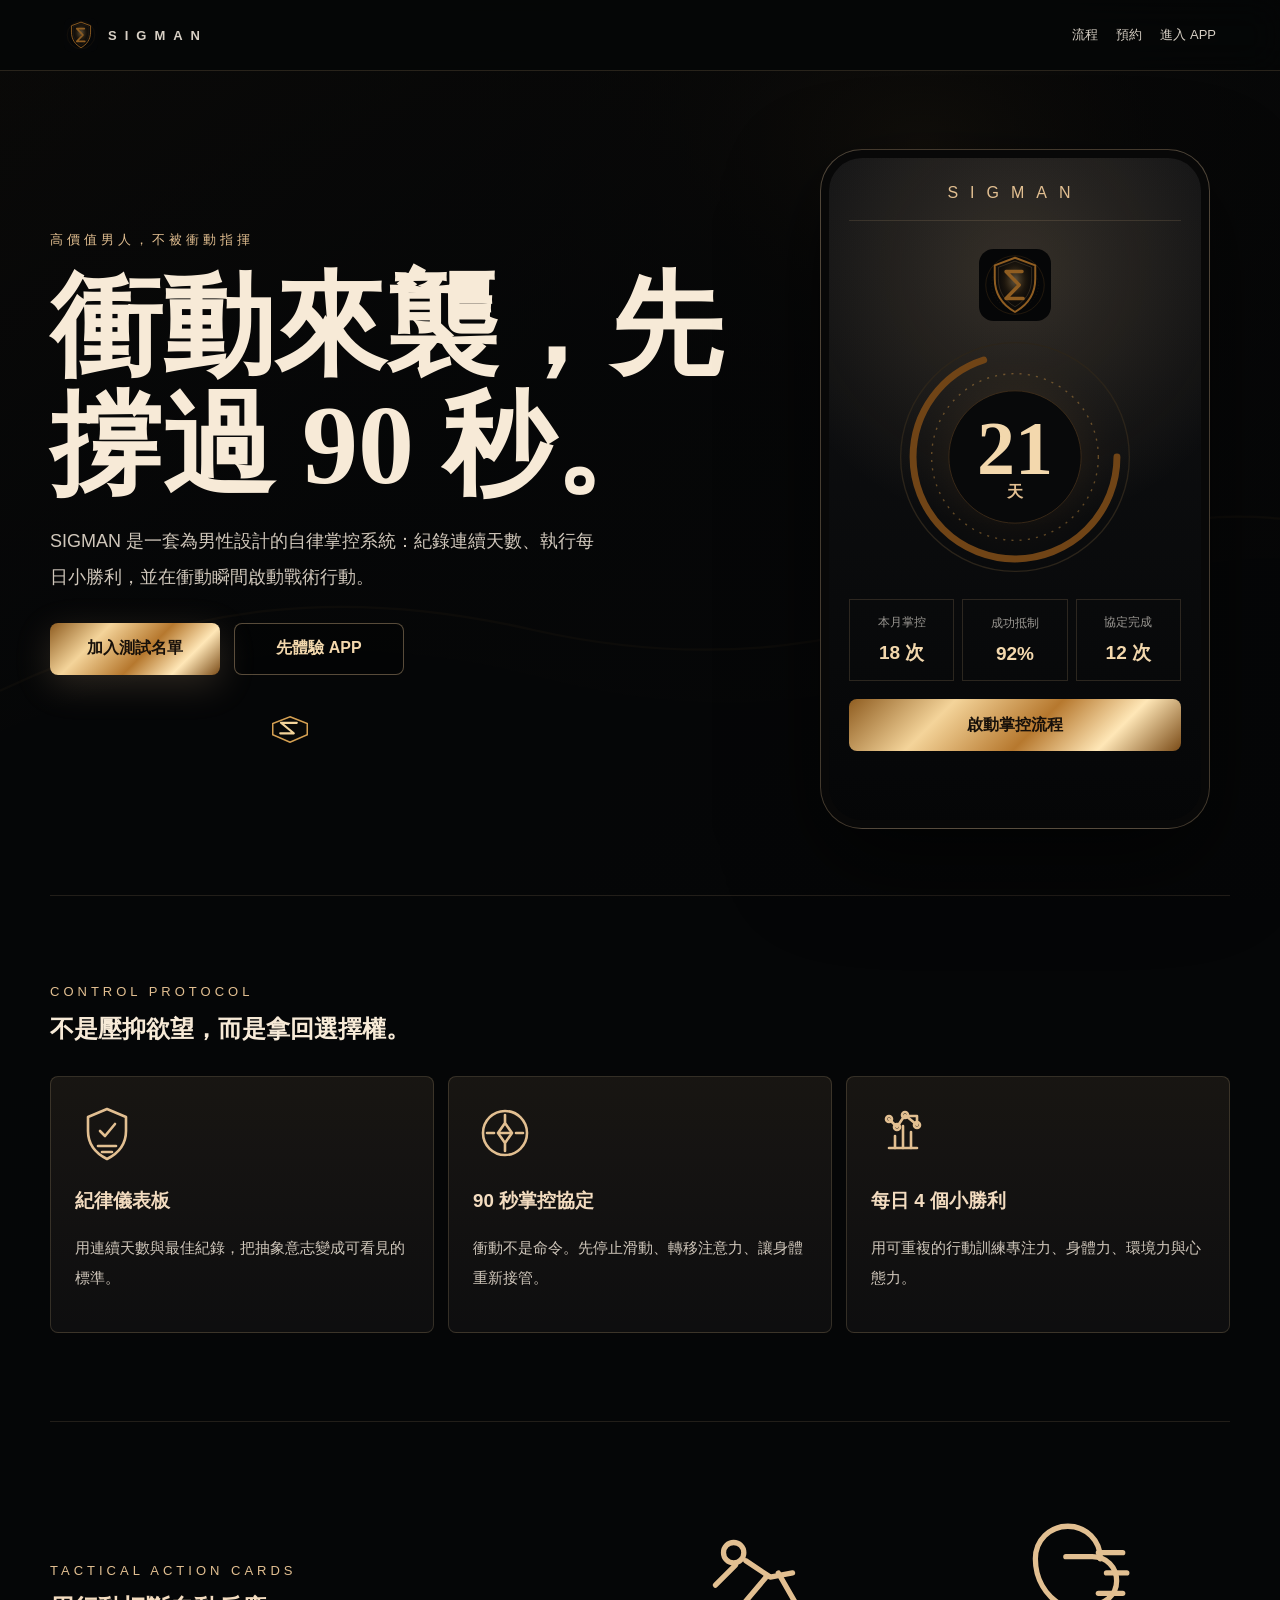
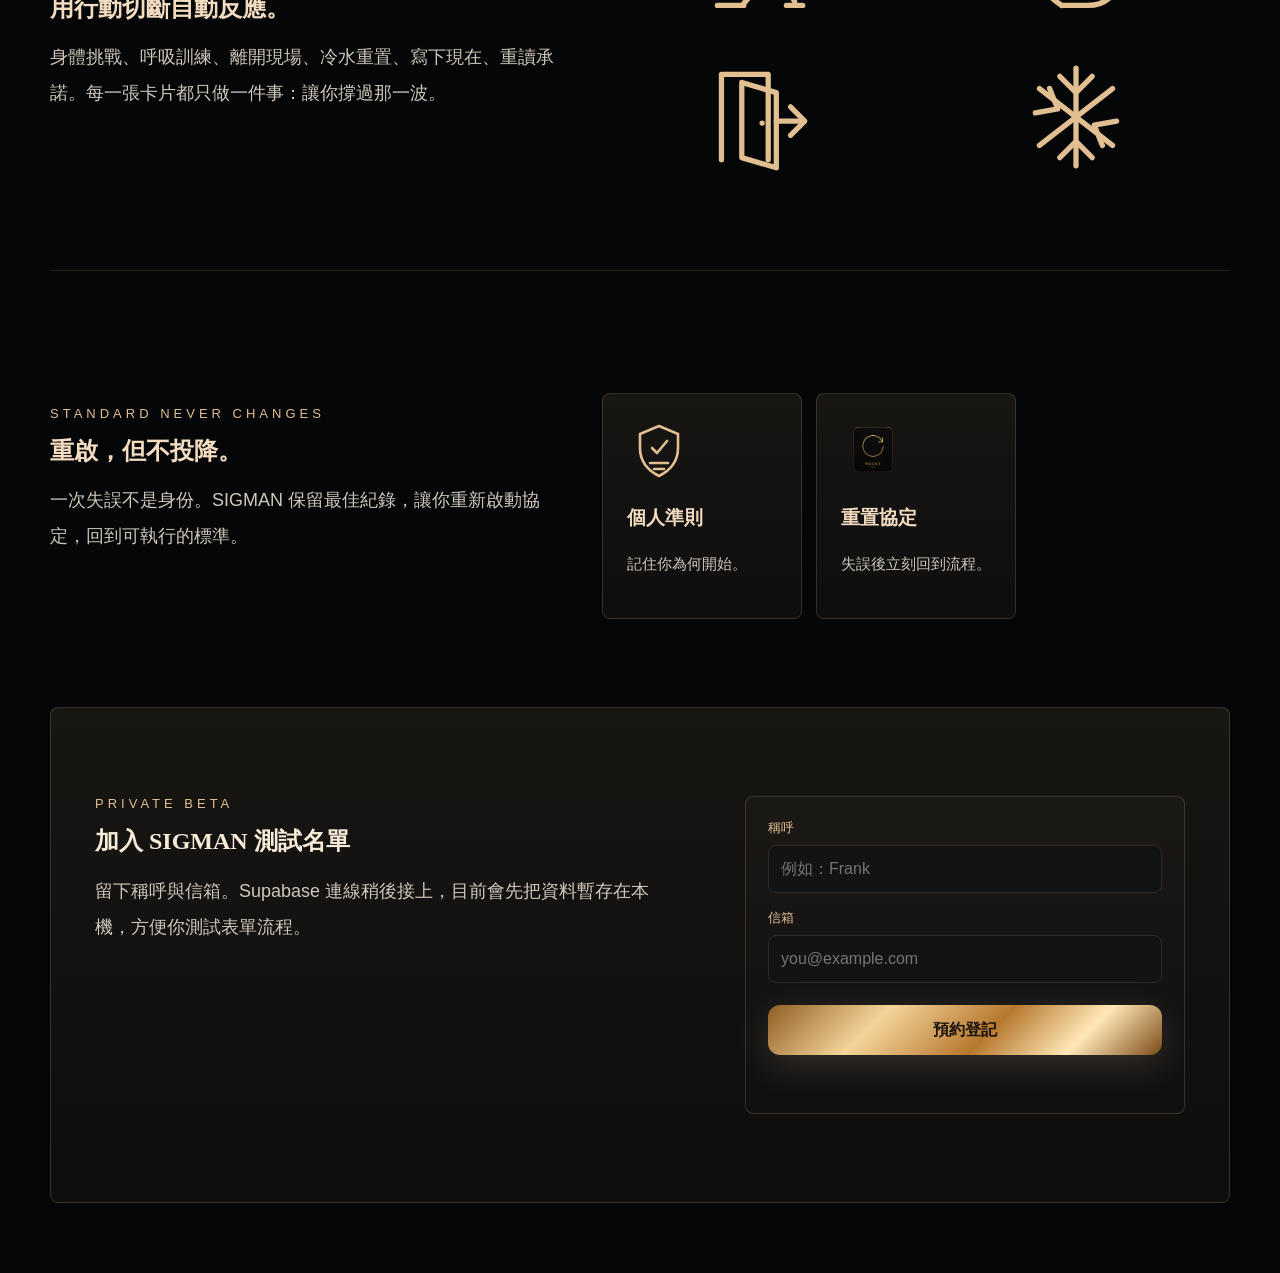
<file: index.html>
<!doctype html>
<html lang="zh-Hant">
  <head>
    <meta charset="utf-8" />
    <meta name="viewport" content="width=device-width, initial-scale=1, viewport-fit=cover" />
    <meta name="theme-color" content="#050607" />
    <meta name="description" content="SIGMAN 是為菁英男性設計的自律掌控系統。衝動來襲時，先撐過 90 秒。" />
    <title>SIGMAN | 自律掌控系統</title>
    <link rel="manifest" href="manifest.json?v=12" />
    <link rel="apple-touch-icon" href="assets/icon-180.png" />
    <link rel="icon" href="assets/icon-192.png" />
    <link rel="stylesheet" href="styles.css?v=12" />
  </head>
  <body class="landing-body">
    <header class="landing-nav">
      <a class="landing-logo" href="#top" aria-label="SIGMAN">
        <img src="assets/brand/sigma-shield.svg" alt="" />
        <span>SIGMAN</span>
      </a>
      <nav>
        <a href="#protocol">流程</a>
        <a href="#waitlist">預約</a>
        <a href="app.html">進入 APP</a>
      </nav>
    </header>

    <main id="top" class="landing-page">
      <section class="landing-hero">
        <div class="hero-copy">
          <span class="overline">高價值男人，不被衝動指揮</span>
          <h1>衝動來襲，先撐過 90 秒。</h1>
          <p>SIGMAN 是一套為男性設計的自律掌控系統：紀錄連續天數、執行每日小勝利，並在衝動瞬間啟動戰術行動。</p>
          <div class="hero-actions">
            <a class="primary-btn" href="#waitlist">加入測試名單</a>
            <a class="outline-btn" href="app.html">先體驗 APP</a>
          </div>
          <img class="gold-divider" src="assets/ui/gold-divider.svg" alt="" />
        </div>

        <div class="device-stage" aria-label="SIGMAN app preview">
          <div class="preview-phone">
            <div class="preview-top">SIGMAN</div>
            <img class="preview-sigil" src="assets/brand/sigma-shield.svg" alt="" />
            <div class="preview-ring">
              <img src="assets/ui/premium-ring.svg" alt="" />
              <div class="preview-ring-value">
                <strong>21</strong>
                <span>天</span>
              </div>
            </div>
            <div class="preview-stats">
              <span>本月掌控<b>18 次</b></span>
              <span>成功抵制<b>92%</b></span>
              <span>協定完成<b>12 次</b></span>
            </div>
            <a class="preview-cta" href="app.html">啟動掌控流程</a>
          </div>
        </div>
      </section>

      <section id="protocol" class="landing-section">
        <div class="section-title">
          <span class="overline">CONTROL PROTOCOL</span>
          <h2>不是壓抑欲望，而是拿回選擇權。</h2>
        </div>
        <div class="feature-grid">
          <article>
            <span class="feature-icon icon-mask" style="--icon: url('assets/icons/feature-standard.svg')" aria-hidden="true"></span>
            <h3>紀律儀表板</h3>
            <p>用連續天數與最佳紀錄，把抽象意志變成可看見的標準。</p>
          </article>
          <article>
            <span class="feature-icon icon-mask" style="--icon: url('assets/icons/feature-protocol.svg')" aria-hidden="true"></span>
            <h3>90 秒掌控協定</h3>
            <p>衝動不是命令。先停止滑動、轉移注意力、讓身體重新接管。</p>
          </article>
          <article>
            <span class="feature-icon icon-mask" style="--icon: url('assets/icons/feature-wins.svg')" aria-hidden="true"></span>
            <h3>每日 4 個小勝利</h3>
            <p>用可重複的行動訓練專注力、身體力、環境力與心態力。</p>
          </article>
        </div>
      </section>

      <section class="landing-section split-section">
        <div>
          <span class="overline">TACTICAL ACTION CARDS</span>
          <h2>用行動切斷自動反應。</h2>
          <p>身體挑戰、呼吸訓練、離開現場、冷水重置、寫下現在、重讀承諾。每一張卡片都只做一件事：讓你撐過那一波。</p>
        </div>
        <div class="tactical-grid">
          <span class="action-icon icon-mask" style="--icon: url('assets/icons/action-body.svg')" aria-label="身體挑戰"></span>
          <span class="action-icon icon-mask" style="--icon: url('assets/icons/action-breath.svg')" aria-label="呼吸訓練"></span>
          <span class="action-icon icon-mask" style="--icon: url('assets/icons/action-leave.svg')" aria-label="離開現場"></span>
          <span class="action-icon icon-mask" style="--icon: url('assets/icons/action-cold.svg')" aria-label="冷水重置"></span>
        </div>
      </section>

      <section class="landing-section split-section">
        <div>
          <span class="overline">STANDARD NEVER CHANGES</span>
          <h2>重啟，但不投降。</h2>
          <p>一次失誤不是身份。SIGMAN 保留最佳紀錄，讓你重新啟動協定，回到可執行的標準。</p>
        </div>
        <div class="feature-grid compact-features">
          <article>
            <span class="feature-icon icon-mask" style="--icon: url('assets/icons/feature-standard.svg')" aria-hidden="true"></span>
            <h3>個人準則</h3>
            <p>記住你為何開始。</p>
          </article>
          <article>
            <img class="feature-icon svg-image-icon" src="assets/icons/feature-reset.svg" alt="" />
            <h3>重置協定</h3>
            <p>失誤後立刻回到流程。</p>
          </article>
        </div>
      </section>

      <section id="waitlist" class="waitlist-section">
        <div>
          <span class="overline">PRIVATE BETA</span>
          <h2>加入 SIGMAN 測試名單</h2>
          <p>留下稱呼與信箱。Supabase 連線稍後接上，目前會先把資料暫存在本機，方便你測試表單流程。</p>
        </div>
        <form class="waitlist-form" id="waitlistForm">
          <label>
            <span>稱呼</span>
            <input name="name" autocomplete="name" required placeholder="例如：Frank" />
          </label>
          <label>
            <span>信箱</span>
            <input name="email" type="email" autocomplete="email" required placeholder="you@example.com" />
          </label>
          <button class="primary-btn" type="submit">預約登記</button>
          <p id="waitlistStatus" class="form-status" role="status"></p>
        </form>
      </section>
    </main>

    <script src="landing.js?v=12"></script>
  </body>
</html>
</file>
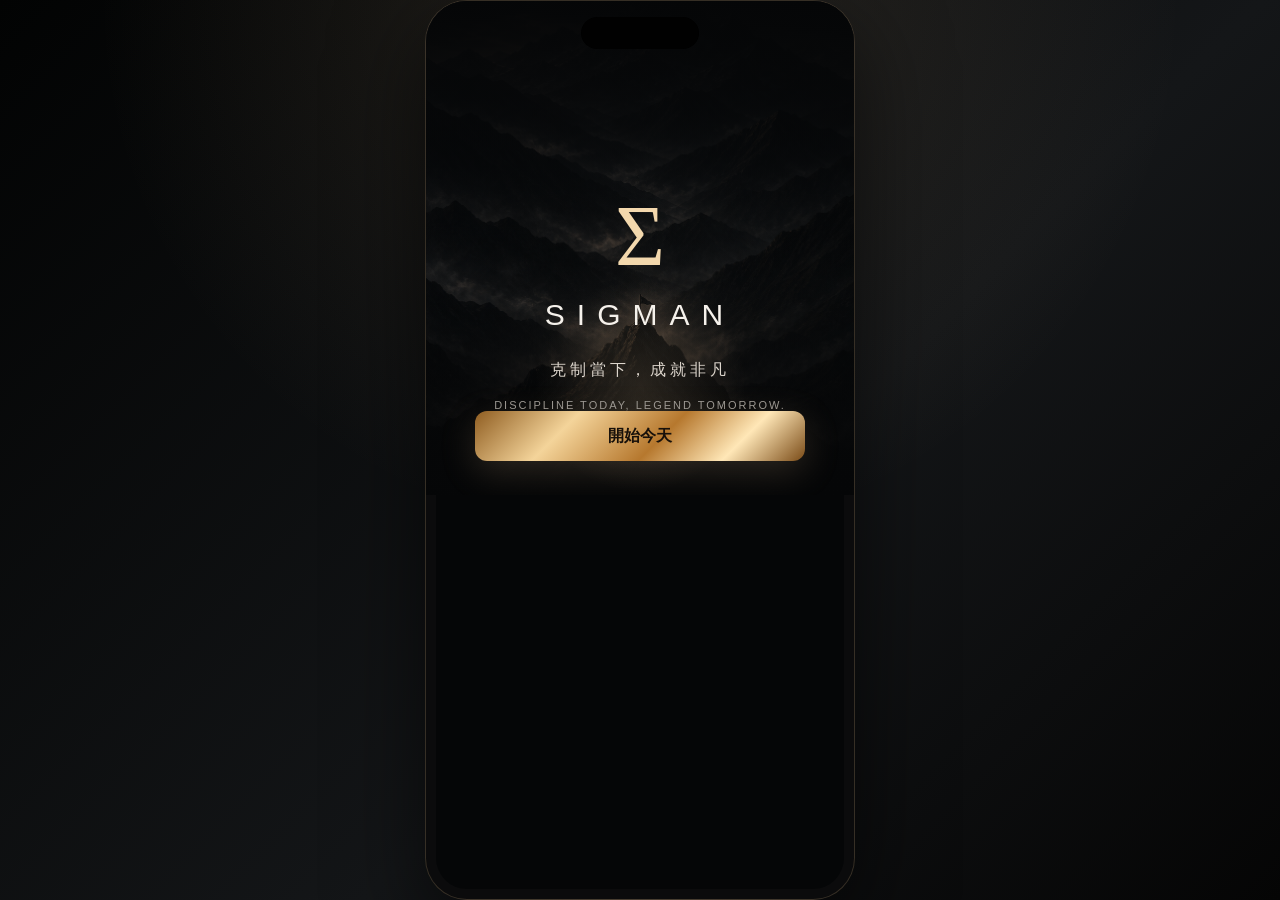
<file: app.html>
<!doctype html>
<html lang="zh-Hant">
  <head>
    <meta charset="utf-8" />
    <meta name="viewport" content="width=device-width, initial-scale=1, viewport-fit=cover" />
    <meta name="theme-color" content="#050607" />
    <meta name="apple-mobile-web-app-capable" content="yes" />
    <meta name="apple-mobile-web-app-status-bar-style" content="black-translucent" />
    <meta name="apple-mobile-web-app-title" content="SIGMAN" />
    <meta name="description" content="SIGMAN 自律掌控系統" />
    <title>SIGMAN App</title>
    <link rel="manifest" href="manifest.json?v=12" />
    <link rel="apple-touch-icon" href="assets/icon-180.png" />
    <link rel="icon" href="assets/icon-192.png" />
    <link rel="stylesheet" href="styles.css?v=12" />
  </head>
  <body>
    <main class="phone-shell" aria-label="SIGMAN MVP">
      <section class="screen splash active" data-screen="splash">
        <div class="brand-mark">&Sigma;</div>
        <h1>SIGMAN</h1>
        <p class="tagline">&#20811;&#21046;&#30070;&#19979;&#65292;&#25104;&#23601;&#38750;&#20961;</p>
        <p class="subline">DISCIPLINE TODAY, LEGEND TOMORROW.</p>
        <div class="mountain" aria-hidden="true"></div>
        <button class="primary-btn" data-start>&#38283;&#22987;&#20170;&#22825;</button>
      </section>

      <section class="screen app-screen" data-screen="home">
        <header class="topbar">
          <div class="topbar-title">
            <span class="feature-icon small icon-mask" style="--icon: url('assets/icons/icon-dashboard.svg')" aria-hidden="true"></span>
            <div>
              <span class="eyebrow">掌控中心</span>
              <h2>SIGMAN</h2>
            </div>
          </div>
          <button class="icon-btn" data-go="setup" data-nav="setup" aria-label="Settings">
            <span class="nav-icon icon-mask" style="--icon: url('assets/icons/nav-setup.svg')" aria-hidden="true"></span>
          </button>
        </header>

        <div class="content home-content">
          <section class="streak-hero">
            <span class="hero-sigil icon-mask" style="--icon: url('assets/icons/icon-streak.svg')" aria-hidden="true"></span>
            <span class="eyebrow">紀律儀表板</span>
            <div class="day-number">
              <strong id="streakDays">1</strong>
              <span>&#22825;</span>
            </div>
            <p id="homeMessage">&#20170;&#22825;&#21482;&#38656;&#35201;&#23432;&#20303;&#20170;&#22825;&#12290;</p>
            <div class="metric-row">
              <span>協定啟動 <b id="startDateLabel">--</b></span>
              <span>最佳紀錄 <b id="bestDays">1 &#22825;</b></span>
            </div>
          </section>

          <button class="reason-card" data-go="setup" data-nav="setup">
            <span class="feature-icon small icon-mask" style="--icon: url('assets/icons/icon-reason.svg')" aria-hidden="true"></span>
            <span>
              <span class="eyebrow">我的理由</span>
              <strong id="reasonLabel">&#35373;&#23450;&#19968;&#20491;&#20320;&#19981;&#24819;&#20013;&#26039;&#32000;&#37636;&#30340;&#29702;&#30001;&#12290;</strong>
            </span>
          </button>

          <section class="rescue-strip priority">
            <div>
              <span class="eyebrow">衝動來襲</span>
              <h3>啟動 90 秒掌控協定</h3>
              <p>停止滑動，離開刺激源，用行動奪回主導權。</p>
            </div>
            <button class="secondary-btn" data-go="rescue" data-nav="rescue">開始掌控</button>
          </section>

          <section class="task-panel">
            <div class="section-head">
              <div>
                <span class="eyebrow">今日執行系統</span>
                <h3>完成 4 個小勝利</h3>
              </div>
              <div class="task-tools">
                <span><b id="doneCount">0</b>/4</span>
                <button class="mini-action" type="button" id="refreshTasksButton">&#21047;&#26032;</button>
              </div>
            </div>
            <div class="tasks" id="taskList"></div>
          </section>
        </div>
      </section>

      <section class="screen app-screen" data-screen="rescue">
        <header class="detailbar">
          <button class="icon-btn" data-go="home" data-nav="home" aria-label="Back">&lsaquo;</button>
          <h2>救援 / 掌控中心</h2>
          <button class="icon-btn" data-reset-timer aria-label="Reset timer">&#8635;</button>
        </header>

        <div class="content rescue-content">
          <section class="timer-card" id="timerCard">
            <span class="timer-sigil icon-mask" style="--icon: url('assets/icons/feature-protocol.svg')" aria-hidden="true"></span>
            <span class="eyebrow">90 秒控制協定</span>
            <div class="timer" id="timer">90</div>
            <span class="timer-unit">&#31186;</span>
            <p id="rescuePrompt">你不需要解決一生，只需要守住這一刻。</p>
          </section>

          <section class="action-panel">
            <div class="section-head compact">
              <h3>戰術行動卡</h3>
              <span>用行動切斷自動反應</span>
            </div>
            <div class="action-grid" id="actionGrid"></div>
          </section>

          <section class="completion-card" id="completionCard" hidden>
            <span class="eyebrow">掌控完成</span>
            <h3>你剛剛守住了一次。</h3>
            <p id="completionText">&#36889;&#19968;&#27425;&#65292;&#32000;&#37636;&#20445;&#30041;&#19979;&#20358;&#20102;&#12290;</p>
            <button class="secondary-btn" data-go="home" data-nav="home">&#22238;&#21040;&#39318;&#38913;</button>
          </section>

          <button class="wide-action" id="surviveButton">我已完成掌控</button>
          <button class="text-link" data-go="setup" data-nav="setup">我需要重置協定</button>
        </div>
      </section>

      <section class="screen app-screen" data-screen="setup">
        <header class="detailbar">
          <button class="icon-btn" data-go="home" data-nav="home" aria-label="Back">&lsaquo;</button>
          <h2>協定設定</h2>
          <span></span>
        </header>

        <form class="content setup-form" id="setupForm">
          <section class="setting-card">
            <span class="eyebrow">目前紀錄</span>
            <div class="stats-grid">
              <span>連續掌控<b id="settingsStreak">1 &#22825;</b></span>
              <span>啟動日期<b id="settingsStartDate">--</b></span>
              <span>最佳紀錄<b id="settingsBest">1 &#22825;</b></span>
              <span>協定完成<b id="settingsRescues">0 &#27425;</b></span>
            </div>
          </section>

          <section class="setting-card">
            <label>
              <span>我的個人準則</span>
              <textarea id="reasonInput" rows="4" maxlength="80" placeholder="&#20363;&#22914;&#65306;&#25105;&#35201;&#25226;&#27880;&#24847;&#21147;&#25343;&#22238;&#20358;&#65292;&#35731;&#29983;&#27963;&#37325;&#26032;&#31337;&#23450;&#12290;"></textarea>
            </label>
            <label>
              <span>&#38283;&#22987;&#26085;&#26399;</span>
              <input type="date" id="startDateInput" />
            </label>
            <button class="primary-btn" type="submit">儲存協定</button>
          </section>

          <section class="setting-card muted-card">
            <span class="eyebrow">重置協定</span>
            <p>一次失誤不是投降。最佳紀錄保留，標準不變，重新出發。</p>
            <button class="danger-btn" type="button" id="relapseButton">重新啟動今天</button>
          </section>
        </form>
      </section>

      <nav class="bottom-nav" hidden>
        <button class="active" data-go="home" data-nav="home"><span class="nav-icon icon-mask" style="--icon: url('assets/icons/nav-home.svg')" aria-hidden="true"></span>首頁</button>
        <button data-go="rescue" data-nav="rescue"><span class="nav-icon icon-mask" style="--icon: url('assets/icons/nav-rescue.svg')" aria-hidden="true"></span>急救</button>
        <button data-go="setup" data-nav="setup"><span class="nav-icon icon-mask" style="--icon: url('assets/icons/nav-setup.svg')" aria-hidden="true"></span>設定</button>
      </nav>
    </main>

    <script src="app.js?v=12"></script>
  </body>
</html>
</file>
<file: styles.css>
:root {
  color-scheme: dark;
  --bg: #050607;
  --panel: #111315;
  --panel-2: #17191c;
  --line: #292b2f;
  --muted: #9a9792;
  --text: #f5f1eb;
  --gold: #e2bf91;
  --gold-2: #f3d8ad;
  --gold-dark: #8f5d21;
  --gold-line: rgba(226, 191, 145, 0.36);
  --gold-gradient: linear-gradient(135deg, #8f5d21 0%, #f4d49a 28%, #b6782e 56%, #ffe7b7 78%, #7a4b17 100%);
  --danger: #d88672;
  font-family: Inter, "Noto Sans TC", "PingFang TC", "Microsoft JhengHei", sans-serif;
}

* {
  box-sizing: border-box;
}

html,
body {
  min-height: 100%;
}

[hidden] {
  display: none !important;
}

body {
  min-height: 100vh;
  margin: 0;
  display: grid;
  place-items: center;
  background:
    radial-gradient(circle at 50% 0%, rgba(226, 191, 145, 0.13), transparent 34rem),
    linear-gradient(135deg, #020303, #141618 58%, #050505);
  color: var(--text);
}

button,
input,
textarea {
  font: inherit;
}

button {
  border: 0;
  color: inherit;
  cursor: pointer;
}

.phone-shell {
  position: relative;
  width: min(100vw, 430px);
  height: min(100dvh, 900px);
  min-height: 760px;
  overflow: hidden;
  background:
    radial-gradient(circle at 50% 4%, rgba(226, 191, 145, 0.13), transparent 17rem),
    #050607;
  border: 1px solid rgba(226, 191, 145, 0.22);
  border-radius: 42px;
  box-shadow: 0 30px 90px rgba(0, 0, 0, 0.6), inset 0 0 0 10px #0b0b0c;
}

.phone-shell::before {
  content: "";
  position: absolute;
  z-index: 20;
  top: 16px;
  left: 50%;
  width: 118px;
  height: 32px;
  transform: translateX(-50%);
  border-radius: 999px;
  background: #010101;
}

.screen {
  position: absolute;
  inset: 0;
  display: none;
  padding: calc(56px + env(safe-area-inset-top)) 24px calc(92px + env(safe-area-inset-bottom));
}

.screen.active {
  display: block;
}

.splash.screen.active {
  display: flex;
}

.splash {
  position: relative;
  flex-direction: column;
  align-items: center;
  text-align: center;
  overflow: auto;
  padding-top: clamp(96px, 21dvh, 204px);
  padding-bottom: calc(34px + env(safe-area-inset-bottom));
  background:
    linear-gradient(180deg, rgba(5, 6, 7, 0.86) 0%, rgba(5, 6, 7, 0.52) 34%, rgba(5, 6, 7, 0.32) 62%, rgba(5, 6, 7, 0.86) 100%),
    url("assets/splash-wallpaper.png") center center / cover no-repeat;
}

.brand-mark {
  margin-inline: auto;
  width: 92px;
  height: 92px;
  display: grid;
  place-items: center;
  color: var(--gold-2);
  font-family: Georgia, serif;
  font-size: 86px;
  line-height: 1;
}

.splash h1 {
  margin: 16px 0 0;
  font-size: 30px;
  font-weight: 500;
  letter-spacing: 12px;
}

.tagline {
  margin: 28px 0 0;
  color: #ddd6cd;
  letter-spacing: 4px;
}

.subline {
  margin: 18px 0 0;
  color: var(--muted);
  font-size: 11px;
  letter-spacing: 2px;
}

.mountain {
  position: absolute;
  left: 0;
  right: 0;
  inset: 0;
  z-index: 0;
  pointer-events: none;
  background:
    radial-gradient(circle at 50% 78%, rgba(226, 191, 145, 0.16), transparent 24%),
    linear-gradient(180deg, rgba(5, 6, 7, 0.96), rgba(5, 6, 7, 0.2) 54%, rgba(5, 6, 7, 0.96));
  opacity: 1;
}

.primary-btn,
.secondary-btn,
.wide-action,
.danger-btn {
  min-height: 50px;
  border-radius: 12px;
  font-weight: 700;
}

.primary-btn,
.wide-action {
  position: relative;
  z-index: 1;
  width: 100%;
  background: var(--gold-gradient);
  color: #17100a;
  box-shadow: 0 10px 36px rgba(226, 191, 145, 0.18);
}

.splash .primary-btn {
  width: calc(100% - 28px);
  max-width: 330px;
  margin-top: auto;
  margin-bottom: 0;
}

.splash .brand-mark,
.splash h1,
.splash .tagline,
.splash .subline,
.splash .primary-btn {
  position: relative;
  z-index: 1;
}

.secondary-btn {
  padding: 0 16px;
  background: rgba(226, 191, 145, 0.13);
  color: var(--gold-2);
}

.danger-btn {
  width: 100%;
  margin-top: 14px;
  background: rgba(216, 134, 114, 0.12);
  color: #f2b09f;
}

.topbar,
.detailbar {
  display: flex;
  align-items: center;
  justify-content: space-between;
  height: 58px;
  border-bottom: 1px solid rgba(255, 255, 255, 0.06);
}

.topbar-title {
  display: flex;
  align-items: center;
  gap: 10px;
}

.topbar h2,
.detailbar h2 {
  margin: 3px 0 0;
  font-size: 24px;
  letter-spacing: 5px;
}

.detailbar h2 {
  font-size: 20px;
  letter-spacing: 1px;
}

.eyebrow {
  display: block;
  color: var(--gold);
  font-size: 12px;
  letter-spacing: 1px;
}

.icon-btn {
  width: 36px;
  height: 36px;
  display: grid;
  place-items: center;
  border: 1px solid #393b3f;
  border-radius: 50%;
  background: transparent;
  color: #f0eadf;
}

.content {
  height: calc(100% - 58px);
  overflow: auto;
  padding: 18px 0 10px;
  scrollbar-width: none;
}

.content::-webkit-scrollbar {
  display: none;
}

.streak-card,
.streak-hero,
.reason-card,
.completion-card,
.setting-card,
.task-panel,
.timer-card,
.action-panel,
.rescue-strip {
  border: 1px solid rgba(226, 191, 145, 0.14);
  border-radius: 8px;
  background:
    radial-gradient(circle at 50% 0%, rgba(226, 191, 145, 0.12), transparent 16rem),
    linear-gradient(180deg, rgba(255, 255, 255, 0.055), rgba(255, 255, 255, 0.022));
}

.streak-card {
  padding: 22px;
  display: grid;
  grid-template-columns: 1fr 104px;
  gap: 12px 20px;
  align-items: center;
}

.home-content {
  padding-bottom: 20px;
}

.streak-hero {
  position: relative;
  overflow: hidden;
  padding: 22px;
  text-align: center;
}

.streak-hero::before {
  content: "";
  position: absolute;
  inset: 12px 32px auto;
  height: 220px;
  background: url("assets/ui/premium-ring.svg") center / contain no-repeat;
  opacity: 0.52;
  pointer-events: none;
}

.hero-sigil,
.timer-sigil {
  position: relative;
  z-index: 1;
  width: 56px;
  height: 56px;
  margin: 0 auto 8px;
  display: block;
  color: var(--gold);
}

.icon-mask {
  display: inline-block;
  flex-shrink: 0;
  background: currentColor;
  -webkit-mask: var(--icon) center / contain no-repeat;
  mask: var(--icon) center / contain no-repeat;
}

.feature-icon {
  width: 64px;
  height: 64px;
  color: var(--gold);
}

.svg-image-icon {
  object-fit: contain;
}

.feature-icon.small {
  width: 34px;
  height: 34px;
}

.action-icon {
  width: 56px;
  height: 56px;
  color: var(--gold);
}

.nav-icon {
  width: 22px;
  height: 22px;
  color: currentColor;
}

.day-number {
  position: relative;
  z-index: 1;
  display: grid;
  justify-items: center;
  align-content: center;
  gap: 2px;
  margin-top: 4px;
  text-align: center;
}

.day-number strong {
  font-family: Georgia, "Times New Roman", serif;
  font-variant-numeric: tabular-nums;
  font-size: 86px;
  line-height: 0.9;
  letter-spacing: 0;
}

.day-number span {
  margin: 0;
  color: var(--gold);
  font-size: 18px;
  font-weight: 700;
  line-height: 1;
}

.streak-hero p {
  position: relative;
  z-index: 1;
  margin: 12px 0 0;
  color: #e7e0d7;
  line-height: 1.7;
}

.metric-row {
  position: relative;
  z-index: 1;
  display: grid;
  grid-template-columns: repeat(2, minmax(0, 1fr));
  gap: 10px;
  margin-top: 18px;
}

.metric-row span {
  min-height: 54px;
  display: grid;
  place-items: center;
  gap: 4px;
  padding: 10px;
  border: 1px solid rgba(255, 255, 255, 0.045);
  border-radius: 8px;
  background: rgba(0, 0, 0, 0.16);
  color: var(--muted);
  font-size: 12px;
}

.metric-row b {
  color: var(--text);
  font-size: 15px;
}

.reason-card {
  width: 100%;
  margin-top: 14px;
  padding: 16px;
  display: grid;
  grid-template-columns: 40px 1fr;
  gap: 12px;
  align-items: center;
  text-align: left;
  border-color: rgba(226, 191, 145, 0.2);
  background:
    linear-gradient(180deg, rgba(226, 191, 145, 0.12), rgba(255, 255, 255, 0.025));
}

.reason-card strong {
  display: block;
  margin-top: 6px;
  color: #eee7dd;
  line-height: 1.7;
}

.ring {
  width: 164px;
  aspect-ratio: 1;
  display: grid;
  place-items: center;
  place-content: center;
  border-radius: 50%;
  background:
    radial-gradient(circle closest-side, #151719 75%, transparent 76%),
    conic-gradient(var(--gold) calc(var(--progress) * 1%), #333 0);
  text-align: center;
}

.ring span,
.ring small,
.streak-meta span {
  color: #aaa39b;
  font-size: 12px;
}

.ring strong {
  font-size: 42px;
}

.streak-meta {
  display: grid;
  gap: 7px;
}

.streak-meta strong {
  font-size: 18px;
}

blockquote {
  grid-column: 1 / -1;
  margin: 12px 0 0;
  text-align: center;
  line-height: 1.8;
}

cite {
  display: block;
  margin-top: 5px;
  color: var(--muted);
  font-size: 12px;
  font-style: normal;
}

.rescue-strip {
  margin-top: 14px;
  padding: 16px;
  display: flex;
  align-items: center;
  justify-content: space-between;
  gap: 14px;
}

.rescue-strip.priority {
  align-items: stretch;
}

.rescue-strip.priority div {
  min-width: 0;
}

.rescue-strip.priority p {
  margin: 6px 0 0;
  color: var(--muted);
  font-size: 12px;
  line-height: 1.6;
}

.rescue-strip h3,
.section-head h3 {
  margin: 4px 0 0;
  font-size: 17px;
}

.task-panel,
.action-panel {
  margin-top: 14px;
  padding: 16px 12px;
}

.section-head {
  display: flex;
  align-items: end;
  justify-content: space-between;
  gap: 12px;
  padding: 0 2px 10px;
}

.section-head.compact {
  display: block;
}

.section-head span {
  color: #b9b2aa;
  font-size: 12px;
}

.task-tools {
  display: flex;
  align-items: center;
  gap: 8px;
  flex-shrink: 0;
}

.mini-action {
  min-height: 32px;
  padding: 0 12px;
  border: 1px solid rgba(226, 191, 145, 0.25);
  border-radius: 999px;
  background: rgba(226, 191, 145, 0.12);
  color: var(--gold-2);
  font-size: 12px;
  font-weight: 800;
}

.task {
  width: 100%;
  display: grid;
  grid-template-columns: 54px 1fr 30px;
  gap: 10px;
  align-items: center;
  min-height: 68px;
  text-align: left;
  border-top: 1px solid rgba(255, 255, 255, 0.06);
  background: transparent;
}

.task-icon {
  width: 46px;
  height: 32px;
  display: grid;
  place-items: center;
  border-radius: 999px;
  background: rgba(226, 191, 145, 0.1);
  color: var(--gold);
  font-size: 12px;
  font-weight: 700;
}

.task strong,
.action-card strong {
  display: block;
  font-size: 15px;
}

.task small,
.action-card small,
.timer-card p {
  display: block;
  margin-top: 4px;
  color: #aaa39b;
  font-size: 12px;
  line-height: 1.5;
}

.check {
  width: 24px;
  height: 24px;
  display: grid;
  place-items: center;
  border: 1px solid #54575a;
  border-radius: 50%;
}

.task.done .check {
  border-color: transparent;
  background: var(--gold);
  color: #21170f;
}

.rescue-content {
  padding-top: 18px;
}

.timer-card {
  position: relative;
  overflow: hidden;
  padding: 24px 18px;
  text-align: center;
}

.timer-card::before {
  content: "";
  position: absolute;
  inset: 18px 40px auto;
  height: 220px;
  background: url("assets/ui/premium-ring.svg") center / contain no-repeat;
  opacity: 0.65;
  pointer-events: none;
}

.timer-card h1 {
  margin: 6px 0 0;
  font-size: 26px;
}

.timer {
  position: relative;
  z-index: 1;
  margin: 24px auto 12px;
  width: 190px;
  aspect-ratio: 1;
  display: grid;
  place-items: center;
  border: 1px solid rgba(226, 191, 145, 0.5);
  border-radius: 50%;
  background: radial-gradient(circle, rgba(226, 191, 145, 0.12), rgba(255, 255, 255, 0.02));
  color: var(--gold-2);
  font-size: 46px;
  font-weight: 800;
  letter-spacing: 1px;
}

.timer-unit {
  display: block;
  margin-top: -4px;
  color: var(--gold);
  font-weight: 700;
}

.timer-card .primary-btn {
  margin-top: 18px;
}

.action-grid {
  display: grid;
  grid-template-columns: repeat(2, minmax(0, 1fr));
  gap: 10px;
}

.action-card {
  min-height: 178px;
  padding: 12px 10px 14px;
  display: grid;
  place-items: center;
  align-content: start;
  text-align: center;
  border: 1px solid rgba(226, 191, 145, 0.2);
  border-radius: 8px;
  background:
    linear-gradient(180deg, rgba(226, 191, 145, 0.06), rgba(255, 255, 255, 0.025)),
    var(--panel-2);
}

.action-icon-frame {
  width: 100%;
  min-height: 84px;
  display: grid;
  place-items: center;
  margin-bottom: 12px;
  border: 1px solid rgba(226, 191, 145, 0.16);
  border-radius: 7px;
  background:
    radial-gradient(circle at 50% 25%, rgba(226, 191, 145, 0.16), transparent 55%),
    #101113;
}

.action-card.selected {
  border-color: rgba(246, 216, 158, 0.76);
  box-shadow: 0 0 0 1px rgba(246, 216, 158, 0.18), 0 0 26px rgba(226, 191, 145, 0.12);
  background: rgba(226, 191, 145, 0.1);
}

.wide-action {
  margin-top: 20px;
}

.completion-card {
  margin-top: 14px;
  padding: 18px;
  text-align: center;
}

.completion-card h3 {
  margin: 8px 0 0;
  font-size: 20px;
}

.completion-card p,
.muted-card p {
  color: var(--muted);
  line-height: 1.7;
}

.completion-card .secondary-btn {
  width: 100%;
  margin-top: 12px;
}

.text-link {
  width: 100%;
  margin-top: 14px;
  padding: 12px;
  background: transparent;
  color: #b78a7a;
  font-size: 13px;
}

.setup-form {
  display: block;
}

.setting-card {
  margin-bottom: 14px;
  padding: 16px;
}

.stats-grid {
  display: grid;
  grid-template-columns: repeat(2, minmax(0, 1fr));
  gap: 10px;
  margin-top: 12px;
}

.stats-grid span {
  min-height: 62px;
  display: grid;
  gap: 5px;
  align-content: center;
  padding: 10px;
  border-radius: 8px;
  background: rgba(0, 0, 0, 0.16);
  color: var(--muted);
  font-size: 12px;
}

.stats-grid b {
  color: var(--text);
  font-size: 16px;
}

.setup-form label {
  display: block;
  margin-bottom: 18px;
}

.setup-form label span {
  display: block;
  margin-bottom: 8px;
  color: var(--gold);
  font-size: 13px;
}

input,
textarea {
  width: 100%;
  border: 1px solid var(--line);
  border-radius: 8px;
  background: #111315;
  color: var(--text);
  outline: 0;
}

input {
  height: 48px;
  padding: 0 12px;
}

textarea {
  resize: none;
  padding: 12px;
  line-height: 1.6;
}

input:focus,
textarea:focus {
  border-color: rgba(226, 191, 145, 0.7);
}

.bottom-nav {
  position: absolute;
  z-index: 10;
  left: 0;
  right: 0;
  bottom: 0;
  height: calc(86px + env(safe-area-inset-bottom));
  display: grid;
  grid-template-columns: repeat(3, 1fr);
  padding: 10px 38px calc(18px + env(safe-area-inset-bottom));
  border-top: 1px solid rgba(255, 255, 255, 0.08);
  background: rgba(8, 9, 10, 0.94);
  backdrop-filter: blur(18px);
}

.bottom-nav button {
  display: grid;
  place-items: center;
  gap: 4px;
  background: transparent;
  color: #85878a;
  font-size: 12px;
}

.bottom-nav .active {
  color: var(--gold);
}

@media (max-width: 480px) {
  body {
    display: block;
    background: #050607;
  }

  .phone-shell {
    width: 100vw;
    height: 100dvh;
    min-height: 0;
    border: 0;
    border-radius: 0;
    box-shadow: none;
  }

  .phone-shell::before {
    top: 12px;
  }

  .screen {
    padding-inline: 20px;
  }

  .splash {
    padding-top: clamp(88px, 20dvh, 178px);
    padding-inline: 20px;
  }

  .brand-mark {
    width: 78px;
    height: 78px;
    font-size: 74px;
  }

  .splash h1 {
    font-size: 27px;
    letter-spacing: 10px;
  }

  .tagline {
    margin-top: 22px;
  }

  .subline {
    margin-top: 14px;
    font-size: 10px;
  }

  .streak-card {
    grid-template-columns: 1fr 96px;
    padding: 18px;
  }

  .day-number strong {
    font-size: 74px;
  }

  .rescue-strip.priority {
    display: grid;
  }

  .rescue-strip.priority .secondary-btn {
    width: 100%;
  }

  .ring {
    width: 146px;
  }

  .bottom-nav {
    padding-inline: 32px;
  }
}

.landing-body {
  min-height: 100vh;
  display: block;
  background:
    linear-gradient(180deg, rgba(5, 6, 7, 0.7), #050607 62%),
    url("assets/ui/premium-panel-bg.svg") center top / cover no-repeat fixed,
    #050607;
}

.landing-nav {
  position: sticky;
  z-index: 30;
  top: 0;
  display: flex;
  align-items: center;
  justify-content: space-between;
  gap: 18px;
  padding: 18px clamp(18px, 5vw, 70px);
  border-bottom: 1px solid rgba(226, 191, 145, 0.16);
  background: rgba(5, 6, 7, 0.84);
  backdrop-filter: blur(18px);
}

.landing-logo,
.landing-nav nav,
.hero-actions {
  display: flex;
  align-items: center;
}

.landing-logo {
  gap: 10px;
  color: var(--gold-2);
  text-decoration: none;
  letter-spacing: 8px;
  font-weight: 700;
}

.landing-logo img {
  width: 34px;
  height: 34px;
}

.landing-nav nav {
  gap: 18px;
}

.landing-nav a {
  color: #d8d0c5;
  font-size: 13px;
  text-decoration: none;
}

.landing-page {
  width: min(1180px, calc(100% - 36px));
  margin: 0 auto;
}

.landing-hero {
  min-height: calc(100vh - 76px);
  display: grid;
  grid-template-columns: minmax(0, 1fr) minmax(320px, 430px);
  gap: clamp(28px, 6vw, 88px);
  align-items: center;
  padding: 54px 0 42px;
}

.overline {
  display: block;
  color: var(--gold);
  font-size: 13px;
  letter-spacing: 4px;
  text-transform: uppercase;
}

.hero-copy h1,
.landing-section h2,
.waitlist-section h2 {
  margin: 18px 0 0;
  color: #f7ead7;
  font-family: Georgia, "Noto Serif TC", serif;
  font-weight: 600;
  line-height: 1.06;
  letter-spacing: 0;
}

.hero-copy h1 {
  max-width: 700px;
  font-size: clamp(56px, 9vw, 112px);
}

.hero-copy p,
.landing-section p,
.waitlist-section p {
  max-width: 560px;
  color: #d0c7bb;
  font-size: 18px;
  line-height: 2;
}

.hero-actions {
  gap: 14px;
  margin-top: 28px;
}

.hero-actions .primary-btn,
.hero-actions .outline-btn,
.preview-cta {
  width: auto;
  min-width: 170px;
  min-height: 52px;
  display: inline-grid;
  place-items: center;
  padding: 0 22px;
  border-radius: 8px;
  text-decoration: none;
  font-weight: 800;
}

.outline-btn {
  border: 1px solid rgba(226, 191, 145, 0.38);
  color: var(--gold-2);
  background: rgba(0, 0, 0, 0.26);
}

.gold-divider {
  width: min(480px, 100%);
  margin-top: 38px;
}

.device-stage {
  display: grid;
  place-items: center;
}

.preview-phone {
  width: min(100%, 390px);
  min-height: 680px;
  padding: 34px 28px;
  border: 1px solid rgba(226, 191, 145, 0.28);
  border-radius: 42px;
  background:
    radial-gradient(circle at 50% 18%, rgba(226, 191, 145, 0.18), transparent 16rem),
    linear-gradient(180deg, #111214, #050607);
  box-shadow: 0 34px 90px rgba(0, 0, 0, 0.6), inset 0 0 0 8px #080808;
}

.preview-top {
  padding-bottom: 18px;
  border-bottom: 1px solid rgba(226, 191, 145, 0.14);
  color: var(--gold);
  text-align: center;
  letter-spacing: 12px;
}

.preview-sigil {
  width: 72px;
  height: 72px;
  display: block;
  margin: 28px auto 0;
}

.preview-ring {
  position: relative;
  width: 248px;
  height: 248px;
  display: grid;
  place-items: center;
  margin: 12px auto 18px;
}

.preview-ring img {
  position: absolute;
  inset: 0;
  width: 100%;
  height: 100%;
}

.preview-ring-value {
  position: relative;
  z-index: 1;
  display: grid;
  justify-items: center;
  align-content: center;
  gap: 2px;
  text-align: center;
}

.preview-ring-value strong {
  color: var(--gold-2);
  font-family: Georgia, "Times New Roman", serif;
  font-variant-numeric: tabular-nums;
  font-size: 76px;
  line-height: 0.9;
}

.preview-ring-value span {
  margin: 0;
  color: var(--gold);
  font-weight: 800;
  line-height: 1;
}

.preview-stats {
  display: grid;
  grid-template-columns: repeat(3, 1fr);
  gap: 8px;
}

.preview-stats span {
  min-height: 82px;
  display: grid;
  place-items: center;
  padding: 10px;
  border: 1px solid rgba(226, 191, 145, 0.16);
  color: var(--muted);
  text-align: center;
  font-size: 12px;
}

.preview-stats b {
  color: var(--gold-2);
  font-size: 19px;
}

.preview-cta {
  width: 100%;
  margin-top: 18px;
  color: #17100a;
  background: var(--gold-gradient);
}

.landing-section,
.waitlist-section {
  padding: 88px 0;
  border-top: 1px solid rgba(226, 191, 145, 0.13);
}

.section-title {
  max-width: 760px;
}

.feature-grid {
  display: grid;
  grid-template-columns: repeat(3, minmax(0, 1fr));
  gap: 14px;
  margin-top: 34px;
}

.feature-grid article,
.waitlist-section,
.tactical-grid img,
.waitlist-form {
  border: 1px solid rgba(226, 191, 145, 0.18);
  border-radius: 8px;
  background:
    linear-gradient(180deg, rgba(226, 191, 145, 0.07), rgba(255, 255, 255, 0.022)),
    rgba(9, 10, 11, 0.78);
}

.feature-grid article {
  padding: 24px;
}

.feature-grid img,
.feature-grid .feature-icon {
  width: 80px;
  height: 80px;
  object-fit: contain;
}

.feature-grid .feature-icon {
  width: 64px;
  height: 64px;
}

.feature-grid h3,
.split-section h2 {
  color: #f3dcc0;
}

.feature-grid p {
  font-size: 15px;
}

.split-section {
  display: grid;
  grid-template-columns: minmax(0, 0.9fr) minmax(320px, 1.1fr);
  gap: 38px;
  align-items: center;
}

.tactical-grid {
  display: grid;
  grid-template-columns: repeat(2, minmax(0, 1fr));
  gap: 12px;
}

.tactical-grid img,
.tactical-grid .action-icon {
  width: 100%;
  padding: 10px;
}

.tactical-grid .action-icon {
  width: 100%;
  height: 130px;
  color: var(--gold);
  background-color: currentColor;
}

.waitlist-section {
  display: grid;
  grid-template-columns: minmax(0, 1fr) minmax(300px, 440px);
  gap: 30px;
  align-items: start;
  margin-bottom: 70px;
  padding-inline: clamp(18px, 4vw, 44px);
}

.waitlist-form {
  padding: 22px;
}

.waitlist-form label {
  display: block;
  margin-bottom: 16px;
}

.waitlist-form span {
  display: block;
  margin-bottom: 8px;
  color: var(--gold);
  font-size: 13px;
}

.waitlist-form .primary-btn {
  margin-top: 6px;
}

.form-status {
  min-height: 24px;
  margin: 12px 0 0;
  color: var(--gold-2);
  font-size: 13px;
}

@media (max-width: 820px) {
  .landing-nav {
    align-items: flex-start;
    flex-direction: column;
  }

  .landing-hero,
  .split-section,
  .waitlist-section,
  .feature-grid {
    grid-template-columns: 1fr;
  }

  .landing-hero {
    min-height: 0;
  }

  .hero-actions {
    align-items: stretch;
    flex-direction: column;
  }

  .hero-actions .primary-btn,
  .hero-actions .outline-btn {
    width: 100%;
  }
}
</file>
